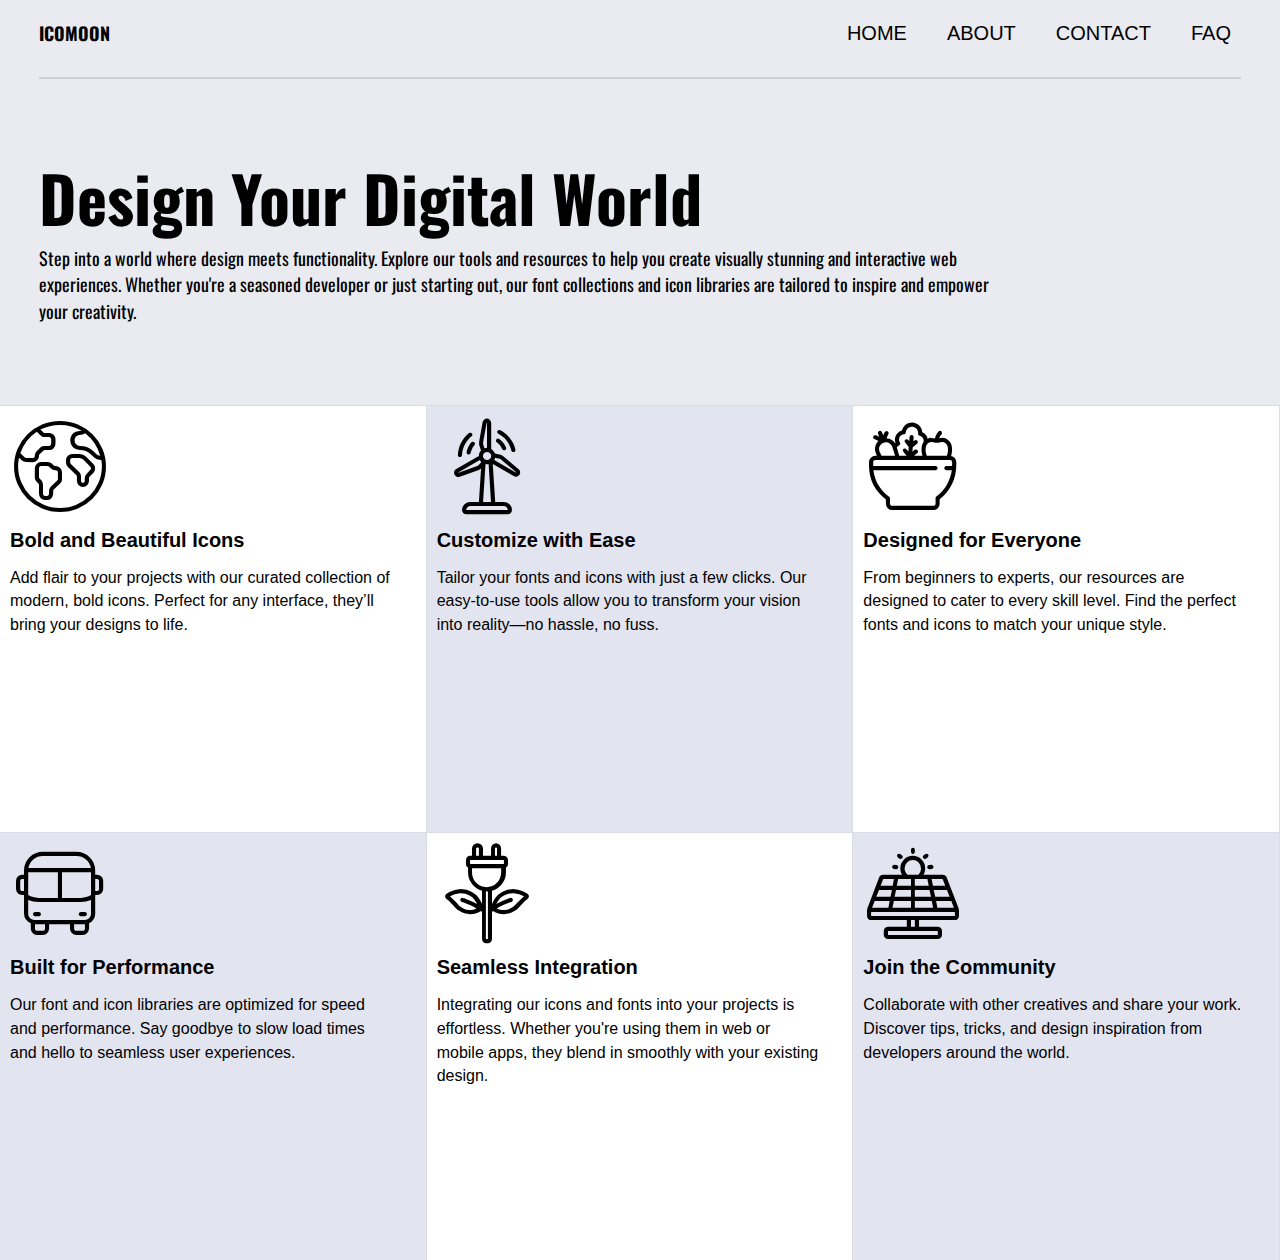
<file: index.html>
<!DOCTYPE html>
<html lang="en">
<head>
    <meta charset="UTF-8">
    <meta name="viewport" content="width=device-width, initial-scale=1.0">
    <title>Navigation Menu</title>
    <link rel="stylesheet" href="styles/styles.css">
    <link rel="preconnect" href="https://fonts.googleapis.com">
   <link rel="preconnect" href="https://fonts.gstatic.com" crossorigin>
   <link href="https://fonts.googleapis.com/css2?family=Oswald:wght@200..700&display=swap" rel="stylesheet">
   <link rel="stylesheet" href="assets/icomoon/style.css">
</head>
<body>
    <header>
        <div class="logo">
            ICOMOON
        </div>
        <nav>
            <ul class="nav-menu">
                <li><a href="#home">HOME</a></li>
                <li><a href="#about">ABOUT</a></li>
                <li><a href="#contact">CONTACT</a></li>
                <li><a href="#faq">FAQ</a></li>
            </ul>
        </nav>
        <div class="line"></div> 
    </header>
    <section class="section">
        <h1>Design Your Digital World</h1>
        <p class="text">Step into a world where design meets functionality. Explore our tools and resources to help you create visually stunning and interactive web experiences. Whether you're a seasoned developer or just starting out, our font collections and icon libraries are tailored to inspire and empower your creativity.</p>
    </section>
    <footer>
        <div class="footer-container">
            <div class="footer-box">
                <div class="icon-0001"></div>
                <div class="footer-title">Bold and Beautiful Icons</div>
                <div class="footer-content">Add flair to your projects with our curated collection of modern, bold icons. Perfect for any interface, they’ll bring your designs to life.</div>
            </div>
            <div class="footer-box">
                <div class="icon-0002"></div>
                <div class="footer-title">Customize with Ease</div>
                <div class="footer-content">Tailor your fonts and icons with just a few clicks. Our easy-to-use tools allow you to transform your vision into reality—no hassle, no fuss.</div>
            </div>
            <div class="footer-box">
                <div class="icon-0003"></div>
                <div class="footer-title">Designed for Everyone</div>
                <div class="footer-content">From beginners to experts, our resources are designed to cater to every skill level. Find the perfect fonts and icons to match your unique style.</div>
            </div>
            <div class="footer-box">
                <div class="icon-0004"></div>
                <div class="footer-title">Built for Performance</div>
                <div class="footer-content">Our font and icon libraries are optimized for speed and performance. Say goodbye to slow load times and hello to seamless user experiences.</div>
            </div>
            <div class="footer-box">
                <div class="icon-0005"></div>
                <div class="footer-title">Seamless Integration</div>
                <div class="footer-content">Integrating our icons and fonts into your projects is effortless. Whether you're using them in web or mobile apps, they blend in smoothly with your existing design.</div>
            </div>
            <div class="footer-box">
                <div class="icon-0006"></div>
                <div class="footer-title">Join the Community</div>
                <div class="footer-content">Collaborate with other creatives and share your work. Discover tips, tricks, and design inspiration from developers around the world.</div>
            </div>
        </div>
    </footer>
</body>
</html>
</file>
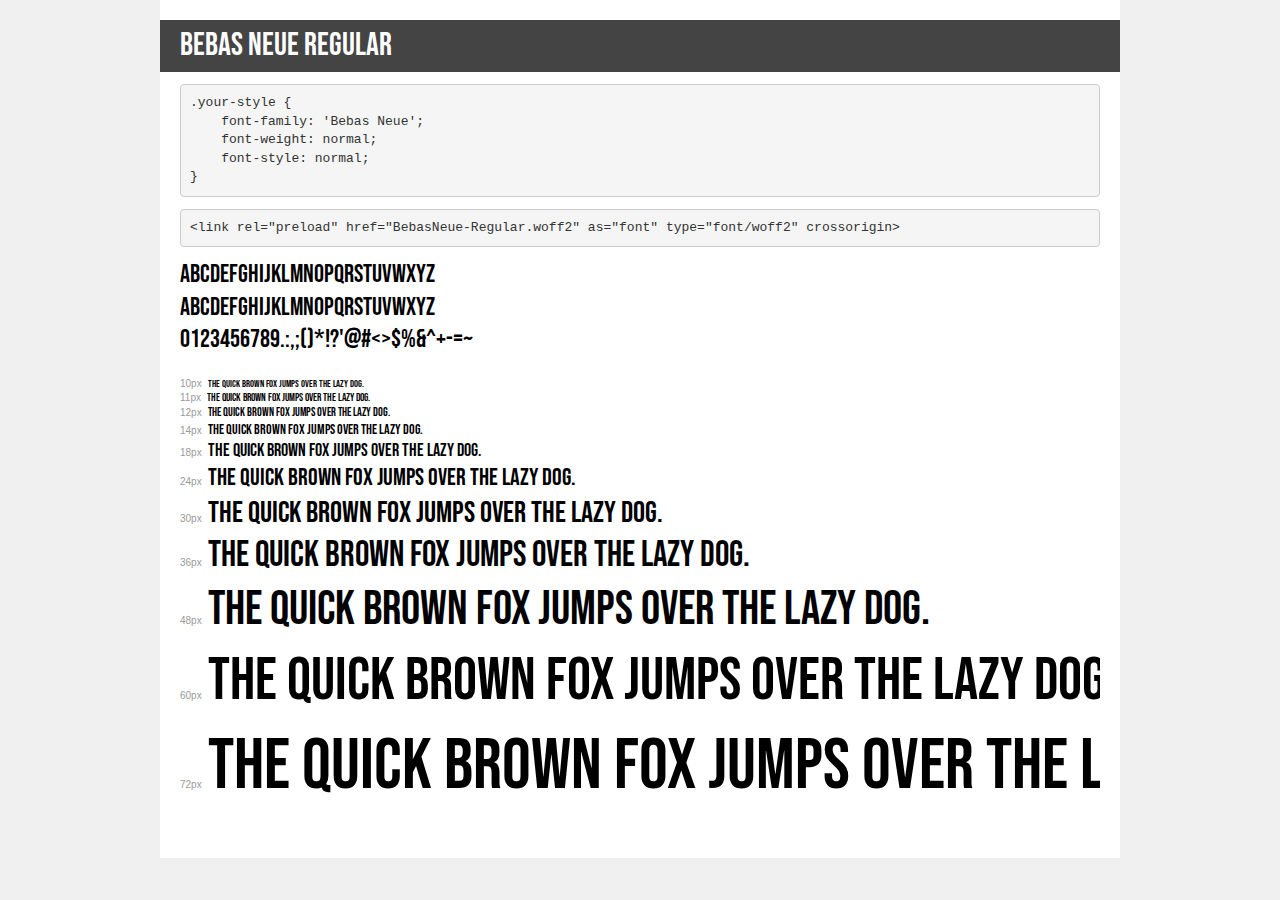
<file: assets/demo.html>
<!DOCTYPE html>
<html lang="en">
<head>
    <meta charset="utf-8">
    <meta http-equiv="X-UA-Compatible" content="IE=edge">
    <meta name="viewport" content="width=device-width, initial-scale=1">
    <meta name="robots" content="noindex, noarchive">
    <meta name="format-detection" content="telephone=no">
    <title>Transfonter demo</title>
    <link href="stylesheet.css" rel="stylesheet">
    <style>
        /*
        http://meyerweb.com/eric/tools/css/reset/
        v2.0 | 20110126
        License: none (public domain)
        */
        html, body, div, span, applet, object, iframe,
        h1, h2, h3, h4, h5, h6, p, blockquote, pre,
        a, abbr, acronym, address, big, cite, code,
        del, dfn, em, img, ins, kbd, q, s, samp,
        small, strike, strong, sub, sup, tt, var,
        b, u, i, center,
        dl, dt, dd, ol, ul, li,
        fieldset, form, label, legend,
        table, caption, tbody, tfoot, thead, tr, th, td,
        article, aside, canvas, details, embed,
        figure, figcaption, footer, header, hgroup,
        menu, nav, output, ruby, section, summary,
        time, mark, audio, video {
            margin: 0;
            padding: 0;
            border: 0;
            font-size: 100%;
            font: inherit;
            vertical-align: baseline;
        }
        /* HTML5 display-role reset for older browsers */
        article, aside, details, figcaption, figure,
        footer, header, hgroup, menu, nav, section {
            display: block;
        }
        body {
            line-height: 1;
        }
        ol, ul {
            list-style: none;
        }
        blockquote, q {
            quotes: none;
        }
        blockquote:before, blockquote:after,
        q:before, q:after {
            content: '';
            content: none;
        }
        table {
            border-collapse: collapse;
            border-spacing: 0;
        }
        /* demo styles */
        body {
            background: #f0f0f0;
            color: #000;
        }
        .page {
            background: #fff;
            width: 920px;
            margin: 0 auto;
            padding: 20px 20px 0 20px;
            overflow: hidden;
        }
        .font-container {
            overflow-x: auto;
            overflow-y: hidden;
            margin-bottom: 40px;
            line-height: 1.3;
            white-space: nowrap;
            padding-bottom: 5px;
        }
        h1 {
            position: relative;
            background: #444;
            font-size: 32px;
            color: #fff;
            padding: 10px 20px;
            margin: 0 -20px 12px -20px;
        }
        .letters {
            font-size: 25px;
            margin-bottom: 20px;
        }
        .s10:before {
            content: '10px';
        }
        .s11:before {
            content: '11px';
        }
        .s12:before {
            content: '12px';
        }
        .s14:before {
            content: '14px';
        }
        .s18:before {
            content: '18px';
        }
        .s24:before {
            content: '24px';
        }
        .s30:before {
            content: '30px';
        }
        .s36:before {
            content: '36px';
        }
        .s48:before {
            content: '48px';
        }
        .s60:before {
            content: '60px';
        }
        .s72:before {
            content: '72px';
        }
        .s10:before, .s11:before, .s12:before, .s14:before,
        .s18:before, .s24:before, .s30:before, .s36:before,
        .s48:before, .s60:before, .s72:before {
            font-family: Arial, sans-serif;
            font-size: 10px;
            font-weight: normal;
            font-style: normal;
            color: #999;
            padding-right: 6px;
        }
        pre {
            display: block;
            padding: 9px;
            margin: 0 0 12px;
            font-family: Monaco, Menlo, Consolas, "Courier New", monospace;
            font-size: 13px;
            line-height: 1.428571429;
            color: #333;
            font-weight: normal;
            font-style: normal;
            background-color: #f5f5f5;
            border: 1px solid #ccc;
            overflow-x: auto;
            border-radius: 4px;
        }
        /* responsive */
        @media (max-width: 959px) {
            .page {
                width: auto;
                margin: 0;
            }
        }
    </style>
</head>
<body>
<div class="page">
    <div class="demo">
        <h1 style="font-family: 'Bebas Neue'; font-weight: normal; font-style: normal;">Bebas Neue Regular</h1>
        <pre title="Usage">.your-style {
    font-family: 'Bebas Neue';
    font-weight: normal;
    font-style: normal;
}</pre>
        <pre title="Preload (optional)">
&lt;link rel=&quot;preload&quot; href=&quot;BebasNeue-Regular.woff2&quot; as=&quot;font&quot; type=&quot;font/woff2&quot; crossorigin&gt;</pre>
        <div class="font-container" style="font-family: 'Bebas Neue'; font-weight: normal; font-style: normal;">
            <p class="letters">
                abcdefghijklmnopqrstuvwxyz<br>
ABCDEFGHIJKLMNOPQRSTUVWXYZ<br>
                0123456789.:,;()*!?'@#&lt;&gt;$%&^+-=~
            </p>
            <p class="s10" style="font-size: 10px;">The quick brown fox jumps over the lazy dog.</p>
            <p class="s11" style="font-size: 11px;">The quick brown fox jumps over the lazy dog.</p>
            <p class="s12" style="font-size: 12px;">The quick brown fox jumps over the lazy dog.</p>
            <p class="s14" style="font-size: 14px;">The quick brown fox jumps over the lazy dog.</p>
            <p class="s18" style="font-size: 18px;">The quick brown fox jumps over the lazy dog.</p>
            <p class="s24" style="font-size: 24px;">The quick brown fox jumps over the lazy dog.</p>
            <p class="s30" style="font-size: 30px;">The quick brown fox jumps over the lazy dog.</p>
            <p class="s36" style="font-size: 36px;">The quick brown fox jumps over the lazy dog.</p>
            <p class="s48" style="font-size: 48px;">The quick brown fox jumps over the lazy dog.</p>
            <p class="s60" style="font-size: 60px;">The quick brown fox jumps over the lazy dog.</p>
            <p class="s72" style="font-size: 72px;">The quick brown fox jumps over the lazy dog.</p>
        </div>
    </div>

</div>
</body>
</html>
</file>
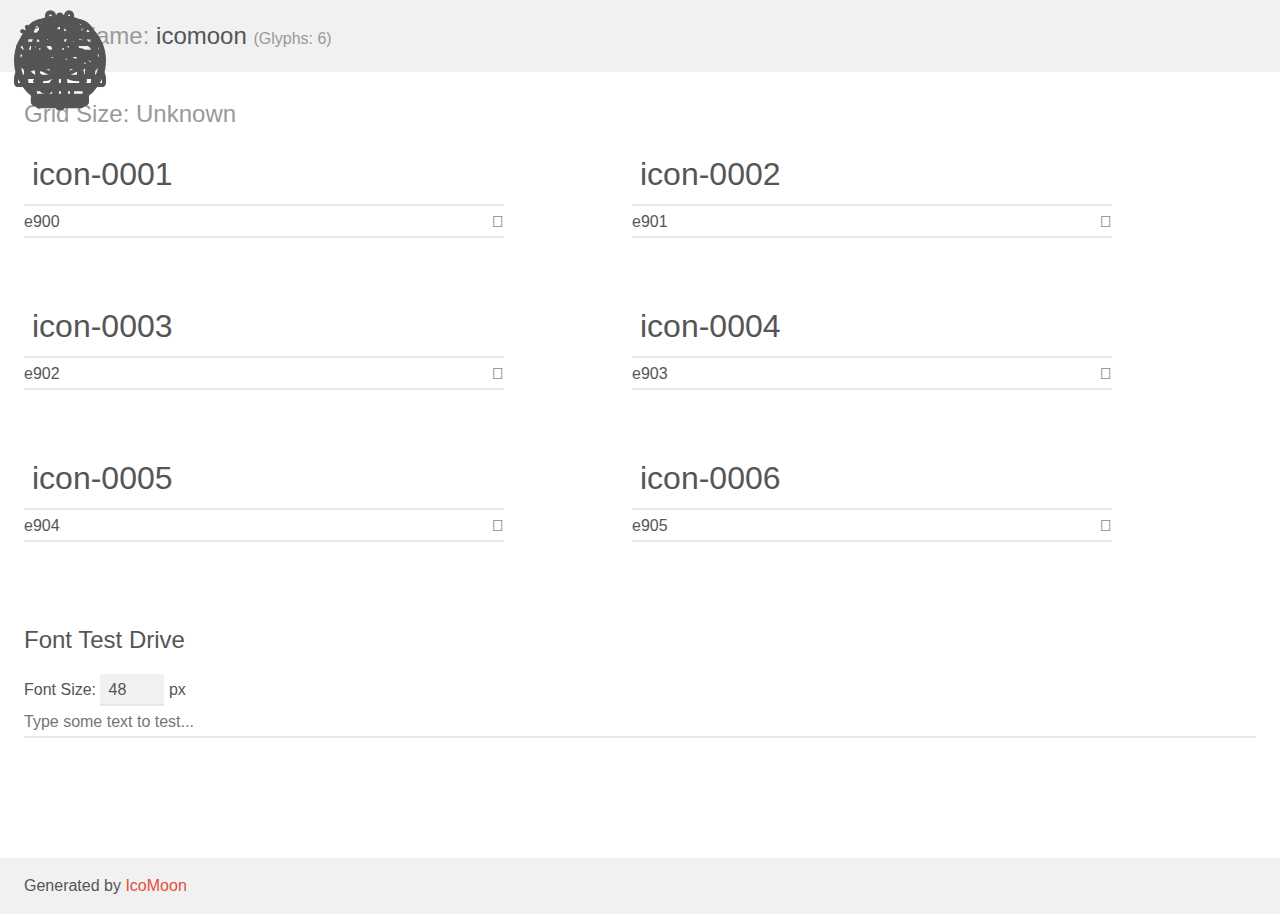
<file: assets/icomoon/demo.html>
<!doctype html>
<html>
<head>
    <meta charset="utf-8">
    <title>IcoMoon Demo</title>
    <meta name="description" content="An Icon Font Generated By IcoMoon.io">
    <meta name="viewport" content="width=device-width, initial-scale=1">
    <link rel="stylesheet" href="demo-files/demo.css">
    <link rel="stylesheet" href="style.css"></head>
<body>
    <div class="bgc1 clearfix">
        <h1 class="mhmm mvm"><span class="fgc1">Font Name:</span> icomoon <small class="fgc1">(Glyphs:&nbsp;6)</small></h1>
    </div>
    <div class="clearfix mhl ptl">
        <h1 class="mvm mtn fgc1">Grid Size: Unknown</h1>
        <div class="glyph fs1">
            <div class="clearfix bshadow0 pbs">
                <span class="icon-0001"></span>
                <span class="mls"> icon-0001</span>
            </div>
            <fieldset class="fs0 size1of1 clearfix hidden-false">
                <input type="text" readonly value="e900" class="unit size1of2" />
                <input type="text" maxlength="1" readonly value="&#xe900;" class="unitRight size1of2 talign-right" />
            </fieldset>
            <div class="fs0 bshadow0 clearfix hidden-true">
                <span class="unit pvs fgc1">liga: </span>
                <input type="text" readonly value="" class="liga unitRight" />
            </div>
        </div>
        <div class="glyph fs1">
            <div class="clearfix bshadow0 pbs">
                <span class="icon-0002"></span>
                <span class="mls"> icon-0002</span>
            </div>
            <fieldset class="fs0 size1of1 clearfix hidden-false">
                <input type="text" readonly value="e901" class="unit size1of2" />
                <input type="text" maxlength="1" readonly value="&#xe901;" class="unitRight size1of2 talign-right" />
            </fieldset>
            <div class="fs0 bshadow0 clearfix hidden-true">
                <span class="unit pvs fgc1">liga: </span>
                <input type="text" readonly value="" class="liga unitRight" />
            </div>
        </div>
        <div class="glyph fs1">
            <div class="clearfix bshadow0 pbs">
                <span class="icon-0003"></span>
                <span class="mls"> icon-0003</span>
            </div>
            <fieldset class="fs0 size1of1 clearfix hidden-false">
                <input type="text" readonly value="e902" class="unit size1of2" />
                <input type="text" maxlength="1" readonly value="&#xe902;" class="unitRight size1of2 talign-right" />
            </fieldset>
            <div class="fs0 bshadow0 clearfix hidden-true">
                <span class="unit pvs fgc1">liga: </span>
                <input type="text" readonly value="" class="liga unitRight" />
            </div>
        </div>
        <div class="glyph fs1">
            <div class="clearfix bshadow0 pbs">
                <span class="icon-0004"></span>
                <span class="mls"> icon-0004</span>
            </div>
            <fieldset class="fs0 size1of1 clearfix hidden-false">
                <input type="text" readonly value="e903" class="unit size1of2" />
                <input type="text" maxlength="1" readonly value="&#xe903;" class="unitRight size1of2 talign-right" />
            </fieldset>
            <div class="fs0 bshadow0 clearfix hidden-true">
                <span class="unit pvs fgc1">liga: </span>
                <input type="text" readonly value="" class="liga unitRight" />
            </div>
        </div>
        <div class="glyph fs1">
            <div class="clearfix bshadow0 pbs">
                <span class="icon-0005"></span>
                <span class="mls"> icon-0005</span>
            </div>
            <fieldset class="fs0 size1of1 clearfix hidden-false">
                <input type="text" readonly value="e904" class="unit size1of2" />
                <input type="text" maxlength="1" readonly value="&#xe904;" class="unitRight size1of2 talign-right" />
            </fieldset>
            <div class="fs0 bshadow0 clearfix hidden-true">
                <span class="unit pvs fgc1">liga: </span>
                <input type="text" readonly value="" class="liga unitRight" />
            </div>
        </div>
        <div class="glyph fs1">
            <div class="clearfix bshadow0 pbs">
                <span class="icon-0006"></span>
                <span class="mls"> icon-0006</span>
            </div>
            <fieldset class="fs0 size1of1 clearfix hidden-false">
                <input type="text" readonly value="e905" class="unit size1of2" />
                <input type="text" maxlength="1" readonly value="&#xe905;" class="unitRight size1of2 talign-right" />
            </fieldset>
            <div class="fs0 bshadow0 clearfix hidden-true">
                <span class="unit pvs fgc1">liga: </span>
                <input type="text" readonly value="" class="liga unitRight" />
            </div>
        </div>
    </div>

    <!--[if gt IE 8]><!-->
    <div class="mhl clearfix mbl">
        <h1>Font Test Drive</h1>
        <label>
            Font Size: <input id="fontSize" type="number" class="textbox0 mbm"
            min="8" value="48" />
            px
        </label>
        <input id="testText" type="text" class="phl size1of1 mvl"
        placeholder="Type some text to test..." value=""/>
        <div id="testDrive" class="icon-" style="font-family: icomoon">&nbsp;
        </div>
    </div>
    <!--<![endif]-->
    <div class="bgc1 clearfix">
        <p class="mhl">Generated by <a href="https://icomoon.io/app">IcoMoon</a></p>
    </div>

    <script src="demo-files/demo.js"></script>
</body>
</html>
</file>
<file: styles/styles.css>
body {
  font-family: Arial, sans-serif;
  background-color: #E9EBF0;
}

h1 {
  font-family: "Oswald", sans-serif;
  font-size: 64px;
  font-weight: 700;
  line-height: 94.85px;
}

.text {
  font-size: 18px;
  font-weight: 400;
  line-height: 26.68px;
  width: 100%;
  max-width: 80%;
}

.footer-title {
  font-size: 20px;
  font-weight: 700;
  line-height: 29.64px;
  position: absolute;
  top: 120px;
  left: 10px;
}

.footer-content {
  font-size: 16px;
  font-weight: 400;
  line-height: 23.71px;
  position: absolute;
  top: 160px;
  left: 10px;
  width: 90%;
}

body {
  font-family: Arial, sans-serif;
  background-color: #E9EBF0;
}

h1 {
  font-family: "Oswald", sans-serif;
  font-size: 64px;
  font-weight: 700;
  line-height: 94.85px;
}

.text {
  font-size: 18px;
  font-weight: 400;
  line-height: 26.68px;
  width: 100%;
  max-width: 80%;
}

.footer-title {
  font-size: 20px;
  font-weight: 700;
  line-height: 29.64px;
  position: absolute;
  top: 120px;
  left: 10px;
}

.footer-content {
  font-size: 16px;
  font-weight: 400;
  line-height: 23.71px;
  position: absolute;
  top: 160px;
  left: 10px;
  width: 90%;
}

* {
  margin: 0;
  padding: 0;
  -webkit-box-sizing: border-box;
          box-sizing: border-box;
}

header {
  display: -webkit-box;
  display: -ms-flexbox;
  display: flex;
  -webkit-box-pack: justify;
      -ms-flex-pack: justify;
          justify-content: space-between;
  -webkit-box-align: center;
      -ms-flex-align: center;
          align-items: center;
  padding: 20px 0;
  position: relative;
  margin: 0 39px;
}

.logo {
  font-family: "Oswald", sans-serif;
  font-size: 18px;
  font-weight: 700;
  line-height: 26.68px;
  text-align: center;
}

.nav-menu {
  list-style: none;
  display: -webkit-box;
  display: -ms-flexbox;
  display: flex;
  gap: 20px;
}
.nav-menu li {
  display: inline;
}
.nav-menu li a {
  font-family: "Bebas Neue", sans-serif;
  font-size: 20px;
  font-weight: 400;
  line-height: 24px;
  text-decoration: none;
  color: #000;
  padding: 5px 10px;
  text-align: center;
}
.nav-menu li a:hover {
  color: #007BFF;
}

.line {
  width: 100%;
  height: 2px;
  background-color: rgb(206, 208, 213);
  margin-top: 10px;
  position: absolute;
  top: 100%;
  left: 0;
}

.section {
  text-align: left;
  color: #000;
  margin: 83px 39px 80px 39px;
  font-family: "Oswald", sans-serif;
}

.footer-container {
  display: -ms-grid;
  display: grid;
  -ms-grid-columns: (1fr)[3];
  grid-template-columns: repeat(3, 1fr);
  width: 100%;
  height: auto;
}

.footer-box {
  width: 100%;
  padding-bottom: 100%;
  border: 1px solid #DADCE3;
  border-width: 1px 1px 0 0;
  position: relative;
}

.footer-box:nth-child(odd) {
  background-color: #ffffff;
}

.footer-box:nth-child(even) {
  background-color: #E2E4F0;
}

.footer-box:hover {
  background: rgb(255, 188, 107);
}

@media (max-width: 800px) {
  header {
    -webkit-box-orient: vertical;
    -webkit-box-direction: normal;
        -ms-flex-direction: column;
            flex-direction: column;
    -webkit-box-align: start;
        -ms-flex-align: start;
            align-items: flex-start;
  }
  .nav-menu {
    -webkit-box-orient: vertical;
    -webkit-box-direction: normal;
        -ms-flex-direction: column;
            flex-direction: column;
    gap: 10px;
  }
  h1 {
    font-size: 28px;
  }
  .text {
    font-size: 16px;
  }
  .line {
    width: 100%;
  }
  .footer-container {
    -ms-grid-columns: 1fr;
    grid-template-columns: 1fr;
  }
}
</file>
<file: assets/icomoon/style.css>
@font-face {
  font-family: 'icomoon';
  src:  url('fonts/icomoon.eot?zg18jp');
  src:  url('fonts/icomoon.eot?zg18jp#iefix') format('embedded-opentype'),
    url('fonts/icomoon.ttf?zg18jp') format('truetype'),
    url('fonts/icomoon.woff?zg18jp') format('woff'),
    url('fonts/icomoon.svg?zg18jp#icomoon') format('svg');
  font-weight: normal;
  font-style: normal;
  font-display: block;
}

[class^="icon-"], [class*=" icon-"] {
  /* use !important to prevent issues with browser extensions that change fonts */
  font-family: 'icomoon' !important;
  speak: never;
  font-style: normal;
  font-weight: normal;
  font-variant: normal;
  text-transform: none;
  line-height: 1;

  /* Better Font Rendering =========== */
  -webkit-font-smoothing: antialiased;
  -moz-osx-font-smoothing: grayscale;
}

.icon-0001:before {
  font-size: 100px;
  width: 100px;
    height: 100px;
    position: absolute; 
    top: 10px; 
    left: 10px; 
    content: "\e900";
}
.icon-0002:before {
  content: "\e901";
  font-size: 100px;
  width: 100px;
    height: 100px;
    position: absolute; 
    top: 10px; 
    left: 10px; 
}
.icon-0003:before {
  content: "\e902";
  font-size: 100px;
  width: 100px;
    height: 100px;
    position: absolute; 
    top: 10px; 
    left: 10px; 
}
.icon-0004:before {
  content: "\e903";
  font-size: 100px;
  width: 100px;
    height: 100px;
    position: absolute; 
    top: 10px; 
    left: 10px; 
}
.icon-0005:before {
  content: "\e904";
  font-size: 100px;
  width: 100px;
    height: 100px;
    position: absolute; 
    top: 10px; 
    left: 10px; 
}
.icon-0006:before {
  content: "\e905";
  font-size: 100px;
  width: 100px;
    height: 100px;
    position: absolute; 
    top: 10px; 
    left: 10px; 
}
</file>
<file: assets/stylesheet.css>
@font-face {
    font-family: 'Bebas Neue';
    src: url('BebasNeue-Regular.woff2') format('woff2'),
        url('BebasNeue-Regular.woff') format('woff');
    font-weight: normal;
    font-style: normal;
    font-display: swap;
}
</file>
<file: assets/icomoon/demo-files/demo.css>
body {
  padding: 0;
  margin: 0;
  font-family: sans-serif;
  font-size: 1em;
  line-height: 1.5;
  color: #555;
  background: #fff;
}
h1 {
  font-size: 1.5em;
  font-weight: normal;
}
small {
  font-size: .66666667em;
}
a {
  color: #e74c3c;
  text-decoration: none;
}
a:hover, a:focus {
  box-shadow: 0 1px #e74c3c;
}
.bshadow0, input {
  box-shadow: inset 0 -2px #e7e7e7;
}
input:hover {
  box-shadow: inset 0 -2px #ccc;
}
input, fieldset {
  font-family: sans-serif;
  font-size: 1em;
  margin: 0;
  padding: 0;
  border: 0;
}
input {
  color: inherit;
  line-height: 1.5;
  height: 1.5em;
  padding: .25em 0;
}
input:focus {
  outline: none;
  box-shadow: inset 0 -2px #449fdb;
}
.glyph {
  font-size: 16px;
  width: 15em;
  padding-bottom: 1em;
  margin-right: 4em;
  margin-bottom: 1em;
  float: left;
  overflow: hidden;
}
.liga {
  width: 80%;
  width: calc(100% - 2.5em);
}
.talign-right {
  text-align: right;
}
.talign-center {
  text-align: center;
}
.bgc1 {
  background: #f1f1f1;
}
.fgc1 {
  color: #999;
}
.fgc0 {
  color: #000;
}
p {
  margin-top: 1em;
  margin-bottom: 1em;
}
.mvm {
  margin-top: .75em;
  margin-bottom: .75em;
}
.mtn {
  margin-top: 0;
}
.mtl, .mal {
  margin-top: 1.5em;
}
.mbl, .mal {
  margin-bottom: 1.5em;
}
.mal, .mhl {
  margin-left: 1.5em;
  margin-right: 1.5em;
}
.mhmm {
  margin-left: 1em;
  margin-right: 1em;
}
.mls {
  margin-left: .25em;
}
.ptl {
  padding-top: 1.5em;
}
.pbs, .pvs {
  padding-bottom: .25em;
}
.pvs, .pts {
  padding-top: .25em;
}
.unit {
  float: left;
}
.unitRight {
  float: right;
}
.size1of2 {
  width: 50%;
}
.size1of1 {
  width: 100%;
}
.clearfix:before, .clearfix:after {
  content: " ";
  display: table;
}
.clearfix:after {
  clear: both;
}
.hidden-true {
  display: none;
}
.textbox0 {
  width: 3em;
  background: #f1f1f1;
  padding: .25em .5em;
  line-height: 1.5;
  height: 1.5em;
}
#testDrive {
  display: block;
  padding-top: 24px;
  line-height: 1.5;
}
.fs0 {
  font-size: 16px;
}
.fs1 {
  font-size: 32px;
}
</file>
